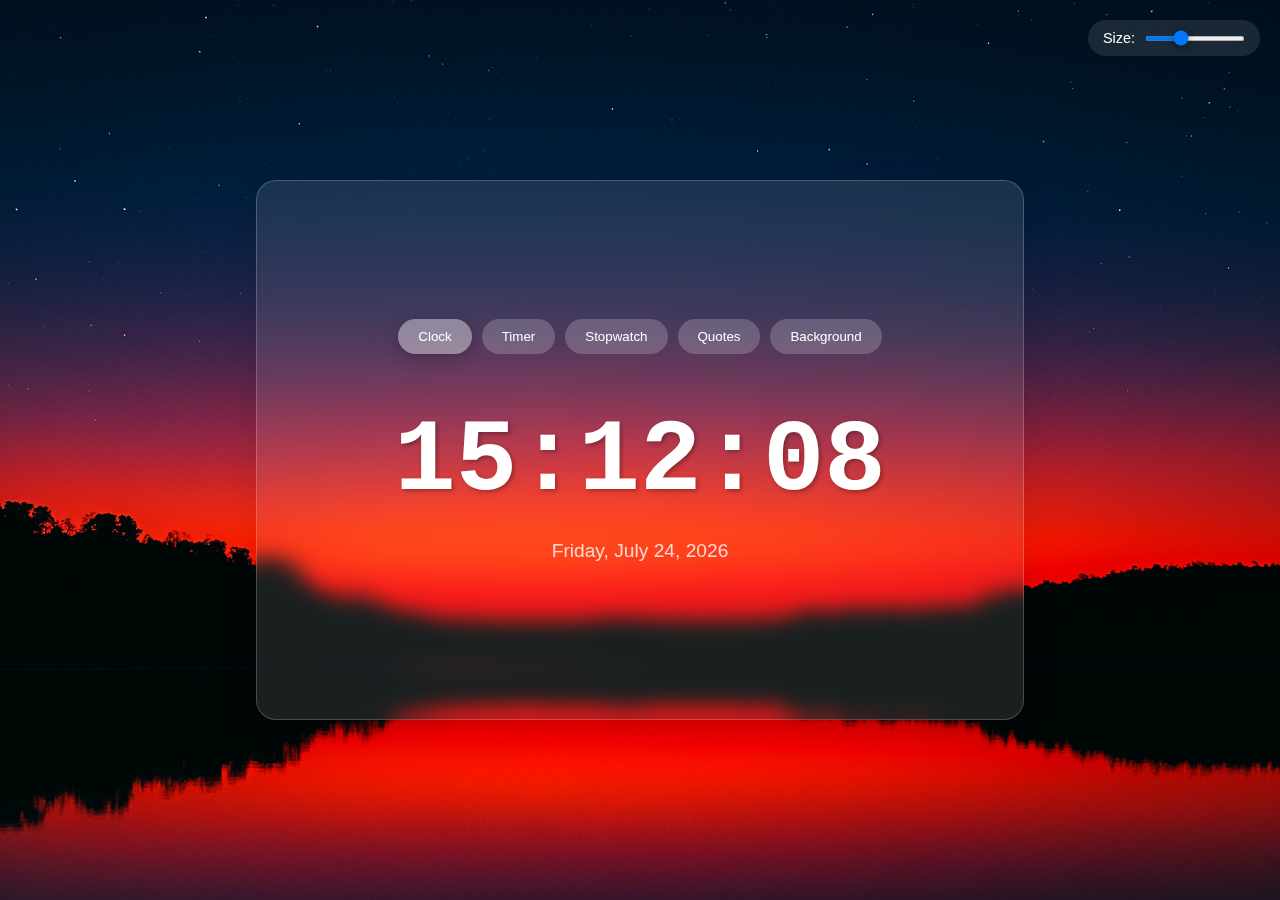
<file: clock/index.html>
<!DOCTYPE html>
<html lang="en">
<head>
    <meta charset="UTF-8" />
    <meta name="viewport" content="width=device-width, initial-scale=1.0" />
    
    <title>Multi-Function Clock: Digital Clock, Timer, & Stopwatch</title>
    <meta name="description" content="A versatile online clock with a digital time display, countdown timer, and a stopwatch. Customize your experience with multiple background options." />
    <meta name="keywords" content="digital clock, online timer, stopwatch, online clock, free timer, web clock, custom background, countdown, time, PWA" />
    <meta name="author" content="Your Name or Company Name" />
    
    <meta property="og:title" content="Multi-Function Clock: Digital Clock, Timer, & Stopwatch" />
    <meta property="og:description" content="A versatile online clock with a digital time display, countdown timer, and a stopwatch. Customize your experience with multiple background options." />
    <meta property="og:url" content="https://voltnexis.github.io/clock/" />
    <meta property="og:type" content="website" />
    <meta property="og:image" content="https://voltnexis.github.io/assets/logo.webp" />
    
    <link rel="icon" href="https://voltnexis.github.io/assets/favicon.ico" sizes="any" />
    <link rel="icon" href="https://voltnexis.github.io/assets/icon.svg" type="image/svg+xml" />
    <link rel="apple-touch-icon" href="https://voltnexis.github.io/assets/apple-touch-icon.png" />
    
    <link rel="stylesheet" href="style.css" />
</head>
<body>
    <div class="container">
        <nav class="nav-bar">
            <button class="nav-btn active" data-mode="clock">Clock</button>
            <button class="nav-btn" data-mode="timer">Timer</button>
            <button class="nav-btn" data-mode="stopwatch">Stopwatch</button>
            <button class="nav-btn" data-mode="quotes">Quotes</button>
            <button class="nav-btn" data-mode="background">Background</button>
        </nav>

        <!-- Clock Mode -->
        <div class="mode-container active" id="clock-mode">
            <div class="time-display" id="clock-display">00:00:00</div>
            <div class="date-display" id="date-display"></div>
        </div>

        <!-- Timer Mode -->
        <div class="mode-container" id="timer-mode">
            <div class="timer-setup">
                <div class="timer-labels">
                    <span>Hours</span>
                    <span>Minutes</span>
                    <span>Seconds</span>
                </div>
                <div class="timer-inputs">
                    <input type="number" id="timer-hours" min="0" max="23" value="0">
                    <span>:</span>
                    <input type="number" id="timer-minutes" min="0" max="59" value="0">
                    <span>:</span>
                    <input type="number" id="timer-seconds" min="0" max="59" value="0">
                </div>
            </div>
            <div class="time-display" id="timer-display">00:00:00</div>
            <div class="controls">
                <button id="timer-start">Start</button>
                <button id="timer-pause">Pause</button>
                <button id="timer-reset">Reset</button>
            </div>
        </div>

        <!-- Stopwatch Mode -->
        <div class="mode-container" id="stopwatch-mode">
            <div class="time-display" id="stopwatch-display">00:00:00</div>
            <div class="controls">
                <button id="stopwatch-start">Start</button>
                <button id="stopwatch-pause">Pause</button>
                <button id="stopwatch-reset">Reset</button>
            </div>
        </div>

        <!-- Quotes Mode -->
        <div class="mode-container" id="quotes-mode">
            <div class="quote-container">
                <div class="quote-text" id="quoteText">"Loading quote..."</div>
                <div class="quote-author" id="quoteAuthor">— Loading</div>
                <div class="quote-controls">
                    <button id="newQuote">New Quote</button>
                    <button id="copyBtn">Copy</button>
                </div>
            </div>
        </div>

        <!-- Background Mode -->
        <div class="mode-container" id="background-mode">
            <h2>Choose Background</h2>
            <div class="bg-options">
                <div class="bg-option" data-bg="gradient1">Gradient 1</div>
                <div class="bg-option" data-bg="gradient2">Gradient 2</div>
                <div class="bg-option" data-bg="gradient3">Gradient 3</div>
                <div class="bg-option" data-bg="dark">Dark</div>
                <div class="bg-option" data-bg="light">Light</div>
                <div class="bg-option" data-img="img/desktop/1.png">Image 1</div>
                <div class="bg-option" data-img="img/desktop/2.png">Image 2</div>
                <div class="bg-option" data-img="img/desktop/3.png">Image 3</div>
                <div class="bg-option" data-img="img/desktop/5.png">Image 4</div>
            </div>
            <div class="file-upload">
                <input type="file" id="bg-upload" accept="image/*">
                <label for="bg-upload">Upload Image</label>
            </div>
        </div>
    </div>
    <div class="size-control">
            <label>Size:</label>
            <input type="range" id="size-slider" min="40" max="100" value="60">
        </div>

    <script src="script.js"></script>
</body>
</html>
</file>
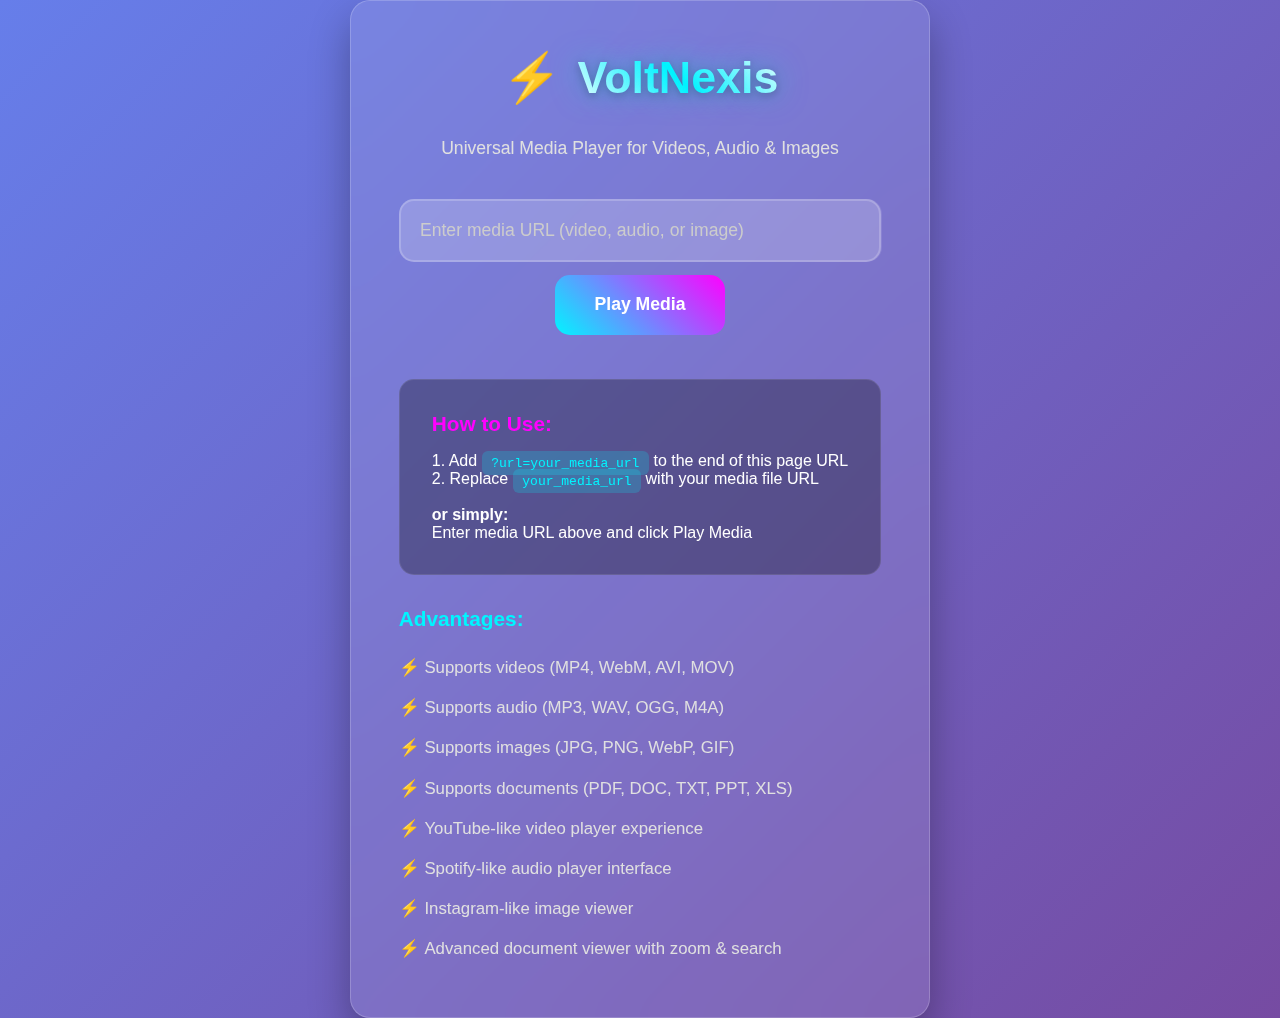
<file: player/index.html>
<!DOCTYPE html>
<html lang="en">
<head>
    <meta charset="UTF-8">
    <meta name="viewport" content="width=device-width, initial-scale=1.0">
    <title>VoltNexis Media Player</title>
    <style>
        * { margin: 0; padding: 0; box-sizing: border-box; }
        body { font-family: -apple-system, BlinkMacSystemFont, 'Segoe UI', Roboto, sans-serif; background: linear-gradient(135deg, #667eea 0%, #764ba2 100%); color: #fff; min-height: 100vh; display: flex; align-items: center; justify-content: center; }
        .container { text-align: center; max-width: 700px; padding: 3rem; background: rgba(255,255,255,0.1); backdrop-filter: blur(20px); border-radius: 20px; border: 1px solid rgba(255,255,255,0.2); box-shadow: 0 20px 40px rgba(0,0,0,0.3); }
        .logo { display: flex; align-items: center; justify-content: center; gap: 1rem; margin-bottom: 2rem; }
        .logo-icon { font-size: 3rem; }
        h1 { font-size: 2.8rem; margin: 0; background: linear-gradient(45deg, #ffffff, #00f5ff, #ffffff); -webkit-background-clip: text; -webkit-text-fill-color: transparent; font-weight: 900; text-shadow: 0 0 30px rgba(0,245,255,0.5); filter: drop-shadow(0 2px 4px rgba(0,0,0,0.3)); }
        .subtitle { color: #e0e0e0; margin-bottom: 2.5rem; font-size: 1.1rem; }
        .input-group { margin-bottom: 2rem; }
        input { width: 100%; padding: 1.2rem; border: 2px solid rgba(255,255,255,0.2); border-radius: 15px; background: rgba(255,255,255,0.1); color: #fff; font-size: 1.1rem; backdrop-filter: blur(10px); }
        input:focus { outline: none; border-color: #00f5ff; box-shadow: 0 0 20px rgba(0,245,255,0.3); }
        input::placeholder { color: #ccc; }
        button { background: linear-gradient(45deg, #00f5ff, #ff00ff); border: none; padding: 1.2rem 2.5rem; border-radius: 15px; color: #fff; font-size: 1.1rem; cursor: pointer; margin: 0.8rem; font-weight: 600; transition: all 0.3s ease; }
        button:hover { transform: translateY(-3px); box-shadow: 0 10px 25px rgba(0,245,255,0.4); }
        .features { text-align: left; margin-top: 2rem; }
        .features h3 { color: #00f5ff; margin-bottom: 1rem; font-size: 1.3rem; }
        .features ul { list-style: none; }
        .features li { padding: 0.6rem 0; color: #e0e0e0; font-size: 1.05rem; }
        .features li:before { content: "⚡ "; color: #00f5ff; font-weight: bold; }
        .usage { background: rgba(0,0,0,0.3); padding: 2rem; border-radius: 15px; margin-top: 2rem; text-align: left; border: 1px solid rgba(255,255,255,0.1); }
        .usage h3 { color: #ff00ff; margin-bottom: 1rem; font-size: 1.3rem; }
        .usage code { background: rgba(0,245,255,0.2); padding: 0.3rem 0.6rem; border-radius: 6px; color: #00f5ff; font-weight: 500; }
    </style>
</head>
<body>
    <div class="container">
        <div class="logo">
            <div class="logo-icon">⚡</div>
            <h1>VoltNexis</h1>
        </div>
        <p class="subtitle">Universal Media Player for Videos, Audio & Images</p>
        
        <div class="input-group">
            <input type="url" id="mediaUrl" placeholder="Enter media URL (video, audio, or image)" />
            <button onclick="playMedia()">Play Media</button>
        </div>

        <div class="usage">
            <h3>How to Use:</h3>
            <p>1. Add <code>?url=your_media_url</code> to the end of this page URL</p>
            <p>2. Replace <code>your_media_url</code> with your media file URL</p>
            <br>
            <p><strong>or simply:</strong></p>
            <p>Enter media URL above and click Play Media</p>
        </div>

        <div class="features">
            <h3>Advantages:</h3>
            <ul>
                <li>Supports videos (MP4, WebM, AVI, MOV)</li>
                <li>Supports audio (MP3, WAV, OGG, M4A)</li>
                <li>Supports images (JPG, PNG, WebP, GIF)</li>
                <li>Supports documents (PDF, DOC, TXT, PPT, XLS)</li>
                <li>YouTube-like video player experience</li>
                <li>Spotify-like audio player interface</li>
                <li>Instagram-like image viewer</li>
                <li>Advanced document viewer with zoom & search</li>
            </ul>
        </div>
    </div>

    <script>
        function getMediaType(url) {
            const videoExts = ['mp4', 'webm', 'avi', 'mov', 'mkv', 'flv', 'wmv'];
            const audioExts = ['mp3', 'wav', 'ogg', 'm4a', 'aac', 'flac'];
            const imageExts = ['jpg', 'jpeg', 'png', 'webp', 'gif', 'bmp', 'svg'];
            const docExts = ['pdf', 'doc', 'docx', 'txt', 'ppt', 'pptx', 'xls', 'xlsx', 'md', 'json', 'xml', 'csv'];
            
            const ext = url.split('.').pop().toLowerCase().split('?')[0];
            
            if (videoExts.includes(ext)) return 'video';
            if (audioExts.includes(ext)) return 'audio';
            if (imageExts.includes(ext)) return 'image';
            if (docExts.includes(ext)) return 'doc';
            
            return 'video'; // default to video for unknown types
        }

        function playMedia() {
            const url = document.getElementById('mediaUrl').value.trim();
            if (!url) {
                alert('Please enter a media URL');
                return;
            }
            
            const mediaType = getMediaType(url);
            window.location.href = `${mediaType}/?url=${encodeURIComponent(url)}`;
        }

        // Handle URL parameter on page load
        window.onload = function() {
            const urlParams = new URLSearchParams(window.location.search);
            const mediaUrl = urlParams.get('url');
            
            if (mediaUrl) {
                const mediaType = getMediaType(mediaUrl);
                window.location.href = `${mediaType}/?url=${encodeURIComponent(mediaUrl)}`;
            }
        };

        // Enter key support
        document.getElementById('mediaUrl').addEventListener('keypress', function(e) {
            if (e.key === 'Enter') {
                playMedia();
            }
        });
    </script>
</body>
</html>
</file>
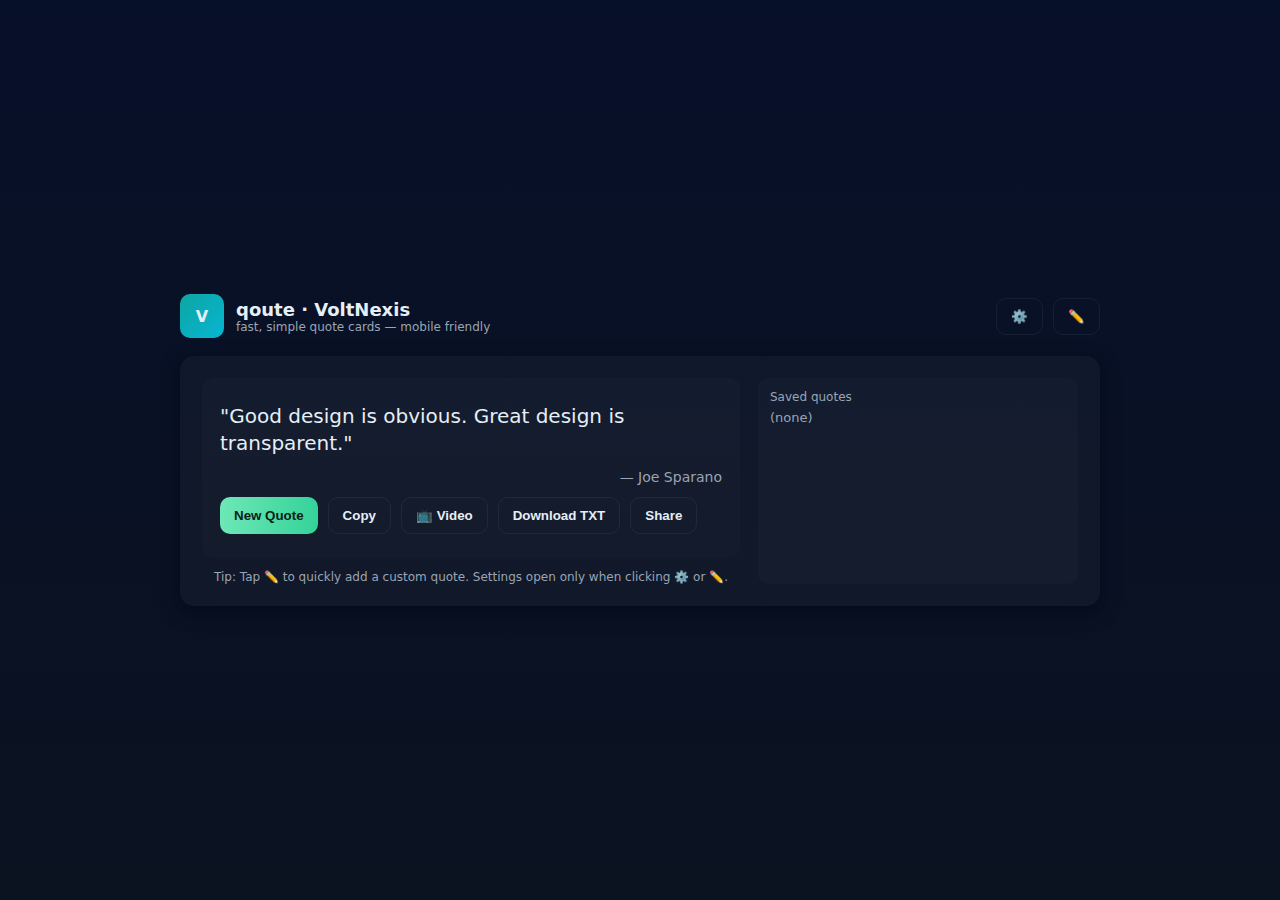
<file: qoutes/index.html>
<!doctype html>
<html lang="en">
<head>
    <meta charset="utf-8" />
    <meta name="viewport" content="width=device-width,initial-scale=1" />

    <title>VoltNexis Quote Generator: Daily Quotes & Custom Cards</title>
    <meta name="description" content="A simple, mobile-friendly quote generator from VoltNexis. Get inspired with daily quotes, create your own custom quote cards, and share them on social media.">
    <meta name="keywords" content="quote generator, daily quotes, custom quotes, shareable quotes, inspiration, motivation, web app, VoltNexis">
    <meta name="author" content="VoltNexis">

    <meta property="og:title" content="VoltNexis Quote Generator: Your Source for Daily Inspiration">
    <meta property="og:description" content="Generate and share beautiful quotes with this simple web tool. Perfect for quick inspiration and creating custom quote cards.">
    <meta property="og:type" content="website">
    <meta property="og:url" content="https://voltnexis.github.io/quotes">
    <meta property="og:image" content="https://voltnexis.github.io/qoutes/qoutes.webp">
    <meta property="og:image:alt" content="A visual preview of the VoltNexis Quote Generator interface with a quote card.">

    <meta name="twitter:card" content="summary_large_image">
    <meta name="twitter:title" content="Find Your Inspiration with the VoltNexis Quote Generator">
    <meta name="twitter:description" content="Need a daily dose of motivation? Use this clean and simple quote generator to find inspiring quotes and share them instantly.">
    <meta name="twitter:image" content="https://voltnexis.github.io/qoutes/qoutes.webp">

    <link rel="canonical" href="https://voltnexis.github.io/qoutes">

    <link rel="icon" type="image/x-icon" href="favicon.ico">
    <link rel="icon" type="image/png" sizes="16x16" href="favicon-16x16.png">
    <link rel="icon" type="image/png" sizes="32x32" href="favicon-32x32.png">
    <link rel="apple-touch-icon" sizes="180x180" href="apple-touch-icon.png">
    <link rel="icon" type="image/png" sizes="192x192" href="android-chrome-192x192.png">
    <link rel="icon" type="image/png" sizes="512x512" href="android-chrome-512x512.png">
    <link rel="manifest" href="site.webmanifest">
    <meta name="theme-color" content="#0f1724">
  <style>
    :root{--bg:#0f1724;--card:#0b1220;--muted:#9aa4b2;--accent:#6ee7b7}
    *{box-sizing:border-box}
    html,body{height:100%;margin:0;font-family:Inter, system-ui, -apple-system, 'Segoe UI', Roboto, 'Helvetica Neue', Arial}
    body{background:linear-gradient(180deg,#071029 0%, #0b1220 100%);color:#e6eef6;display:flex;align-items:center;justify-content:center;padding:28px}

    .wrap{width:100%;max-width:920px}

    header{display:flex;align-items:center;justify-content:space-between;margin-bottom:18px}
    .brand{display:flex;gap:12px;align-items:center}
    .logo{width:44px;height:44px;border-radius:10px;background:linear-gradient(135deg,#0ea5a2,#06b6d4);display:flex;align-items:center;justify-content:center;font-weight:700}
    .title{font-size:18px;font-weight:700}
    .subtitle{font-size:12px;color:var(--muted)}

    .card{background:rgba(255,255,255,0.03);padding:22px;border-radius:14px;box-shadow:0 6px 18px rgba(2,6,23,0.6);display:grid;grid-template-columns:1fr 320px;gap:18px;align-items:start}

    /* quote area */
    .quote-box{min-height:180px;padding:18px;border-radius:12px;background:linear-gradient(180deg, rgba(255,255,255,0.02), rgba(255,255,255,0.01));display:flex;flex-direction:column;justify-content:center}
    .quote-text{font-size:20px;line-height:1.35;margin-bottom:12px}
    .quote-author{font-size:14px;color:var(--muted);text-align:right}

    .controls{display:flex;gap:10px;margin-top:12px;flex-wrap:wrap}
    button{background:transparent;border:1px solid rgba(255,255,255,0.06);padding:10px 14px;border-radius:10px;color:inherit;cursor:pointer;font-weight:600}
    .primary{background:linear-gradient(90deg,var(--accent),#34d399);color:#072117;border:none}

    /* right column */
    aside{padding:12px;border-radius:10px;background:rgba(255,255,255,0.02);height:100%}
    .section{margin-bottom:12px}
    label{display:block;font-size:12px;color:var(--muted);margin-bottom:6px}
    textarea,input{width:100%;padding:10px;border-radius:8px;border:1px solid rgba(255,255,255,0.04);background:transparent;color:inherit}
    .small{font-size:13px;color:var(--muted)}

    /* footer */
    .footer{margin-top:12px;text-align:center;font-size:12px;color:var(--muted)}

    /* responsive */
    @media(max-width:820px){
      .card{grid-template-columns:1fr}
      .logo{width:40px;height:40px}
    }
  </style>
</head>
<body>
  <div class="wrap">
    <header>
      <div class="brand">
        <div class="logo">V</div>
        <div>
          <div class="title">qoute · VoltNexis</div>
          <div class="subtitle">fast, simple quote cards — mobile friendly</div>
        </div>
      </div>
      <div style="display:flex;gap:10px;align-items:center">
        <button id="settingsToggle" title="Settings">⚙️</button>
        <button id="editToggle" title="Quick edit">✏️</button>
      </div>
    </header>

    <main class="card">
      <section>
        <div class="quote-box" id="quoteBox">
          <div class="quote-text" id="quoteText">“Creativity is intelligence having fun.”</div>
          <div class="quote-author" id="quoteAuthor">— Albert Einstein</div>

          <div class="controls">
            <button id="newQuote" class="primary">New Quote</button>
            <button id="copyBtn">Copy</button>
            <button id="videoBtn" disabled>📺 No Video</button>
            <button id="downloadBtn">Download TXT</button>
            <button id="tweetBtn">Share</button>
          </div>
        </div>

        <div class="footer">Tip: Tap ✏️ to quickly add a custom quote. Settings open only when clicking ⚙️ or ✏️.</div>
      </section>

      <aside id="side">
        <div class="section" id="settings" style="display:none">
          <label>Theme (preview)</label>
          <select id="themeSelect">
            <option value="dark">Dark</option>
            <option value="light">Light</option>
          </select>
        </div>

        <div class="section" id="quickEdit" style="display:none">
          <label>Custom quote</label>
          <textarea id="customQuote" rows="3" placeholder="Write a quote...">Creativity is intelligence having fun.</textarea>
          <label style="margin-top:8px">Author</label>
          <input id="customAuthor" placeholder="Author name" value="Albert Einstein" />
          <div style="display:flex;gap:8px;margin-top:10px">
            <button id="applyBtn" class="primary">Apply</button>
            <button id="saveBtn">Save to list</button>
          </div>
        </div>

        <div class="section">
          <label>Saved quotes</label>
          <div id="savedList" class="small">(none)</div>
        </div>
      </aside>
    </main>
  </div>

  <script src="script.js"></script>
</body>
</html>
</file>
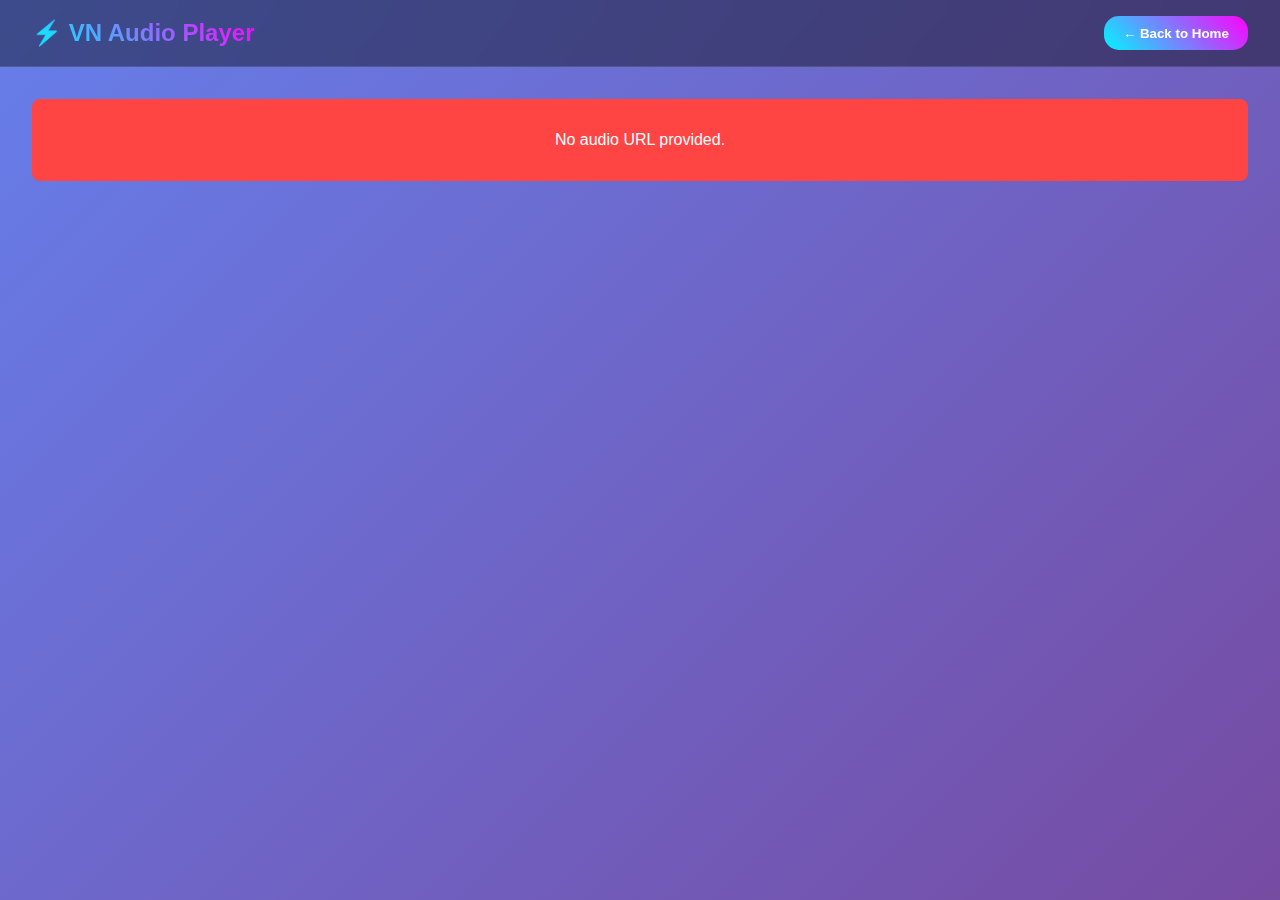
<file: player/audio/index.html>
<!DOCTYPE html>
<html lang="en">
<head>
  <meta charset="UTF-8">
  <meta name="viewport" content="width=device-width, initial-scale=1.0, maximum-scale=1.0, user-scalable=no">
  <meta http-equiv="X-UA-Compatible" content="IE=edge">
  
  <title>VoltNexis Audio Player</title>
  <meta name="description" content="VoltNexis Audio Player - Advanced audio player with Spotify-like interface.">
  
  <style>
    * { margin: 0; padding: 0; box-sizing: border-box; }
    body { 
      font-family: 'Segoe UI', Tahoma, Geneva, Verdana, sans-serif;
      background: linear-gradient(135deg, #667eea 0%, #764ba2 100%);
      color: white;
      min-height: 100vh;
      min-height: 100dvh;
      overflow-x: hidden;
      -webkit-text-size-adjust: 100%;
    }
    
    .header {
      padding: 1rem 2rem;
      background: rgba(0,0,0,0.4);
      backdrop-filter: blur(20px);
      display: flex;
      align-items: center;
      justify-content: space-between;
      border-bottom: 1px solid rgba(255,255,255,0.1);
    }
    
    .logo {
      font-size: 1.5rem;
      font-weight: bold;
      background: linear-gradient(45deg, #00f5ff, #ff00ff);
      -webkit-background-clip: text;
      -webkit-text-fill-color: transparent;
      display: flex;
      align-items: center;
      gap: 0.5rem;
    }
    
    .back-btn {
      background: linear-gradient(45deg, #00f5ff, #ff00ff);
      border: none;
      color: #fff;
      padding: 0.6rem 1.2rem;
      border-radius: 15px;
      cursor: pointer;
      font-weight: 600;
      transition: all 0.3s ease;
    }
    
    .back-btn:hover {
      transform: translateY(-2px);
      box-shadow: 0 5px 15px rgba(0,245,255,0.4);
    }
    
    .spotify-container {
      max-width: 800px;
      margin: 40px auto;
      padding: 40px;
      text-align: center;
    }
    
    .album-art {
      width: 300px;
      height: 300px;
      border-radius: 8px;
      margin: 0 auto 30px;
      background: linear-gradient(45deg, #00f5ff, #ff00ff);
      display: flex;
      align-items: center;
      justify-content: center;
      font-size: 48px;
      color: white;
    }
    
    .track-info h2 {
      font-size: 32px;
      margin-bottom: 8px;
    }
    
    .track-info p {
      font-size: 18px;
      color: #b3b3b3;
      margin-bottom: 30px;
    }
    
    .audio-progress-container {
      width: 100%;
      margin: 20px 0;
      position: relative;
    }
    
    .audio-progress-bar {
      width: 100%;
      height: 6px;
      background: rgba(255,255,255,0.3);
      border-radius: 3px;
      cursor: pointer;
      position: relative;
    }
    
    .audio-progress-fill {
      height: 100%;
      background: #00f5ff;
      border-radius: 3px;
      width: 0%;
      transition: width 0.1s;
      position: relative;
    }
    
    .audio-progress-thumb {
      position: absolute;
      right: -6px;
      top: 50%;
      transform: translateY(-50%);
      width: 12px;
      height: 12px;
      background: #00f5ff;
      border-radius: 50%;
      opacity: 0;
      transition: opacity 0.2s;
    }
    
    .audio-progress-bar:hover .audio-progress-thumb {
      opacity: 1;
    }
    
    .audio-time-display {
      display: flex;
      justify-content: space-between;
      font-size: 12px;
      color: #b3b3b3;
      margin-top: 8px;
    }
    
    .spotify-controls {
      display: flex;
      justify-content: center;
      align-items: center;
      gap: 20px;
      margin: 30px 0;
      position: relative;
    }
    
    .spotify-btn {
      background: none;
      border: none;
      color: #b3b3b3;
      cursor: pointer;
      font-size: 20px;
      padding: 8px;
      border-radius: 50%;
      transition: color 0.2s;
    }
    
    .spotify-btn:hover { color: white; }
    
    .play-btn {
      background: #00f5ff;
      color: white;
      width: 56px;
      height: 56px;
      font-size: 24px;
      border-radius: 50%;
    }
    
    .play-btn:hover { 
      background: #00d4ff;
      transform: scale(1.05);
    }
    
    .audio-menu {
      position: absolute;
      right: -10px;
      bottom: 60px;
      background: rgba(40,40,40,0.95);
      border-radius: 8px;
      padding: 8px;
      display: none;
      min-width: 120px;
      backdrop-filter: blur(10px);
    }
    
    .audio-menu-item {
      padding: 8px 12px;
      cursor: pointer;
      border-radius: 4px;
      font-size: 14px;
      color: #b3b3b3;
    }
    
    .audio-menu-item:hover {
      background: rgba(255,255,255,0.1);
      color: white;
    }
    
    .audio-menu-item.active {
      color: #00f5ff;
    }
    
    .error {
      background: #ff4444;
      color: #fff;
      padding: 2rem;
      border-radius: 8px;
      margin: 2rem;
      text-align: center;
    }
    
    @media screen and (max-width: 768px) {
      .spotify-container {
        padding: 20px;
      }
      
      .album-art {
        width: 250px;
        height: 250px;
        margin-bottom: 20px;
      }
      
      .track-info h2 {
        font-size: 24px;
      }
      
      .track-info p {
        font-size: 16px;
      }
      
      .audio-progress-bar {
        height: 8px;
      }
      
      .audio-progress-thumb {
        width: 16px;
        height: 16px;
        right: -8px;
      }
      
      .spotify-controls {
        gap: 15px;
      }
      
      .spotify-btn {
        font-size: 18px;
        padding: 12px;
      }
      
      .play-btn {
        width: 56px;
        height: 56px;
        font-size: 20px;
      }
    }
  </style>
</head>
<body>
  <div class="header">
    <div class="logo">⚡ VN Audio Player</div>
    <button class="back-btn" onclick="goBack()">← Back to Home</button>
  </div>

  <div id="error-message" class="error" style="display: none;">
    Failed to load audio. Please check the URL and try again.
  </div>

  <div class="spotify-container" id="spotifyContainer" style="display: none;">
    <div class="album-art" id="albumArt">🎵</div>
    <div class="track-info">
      <h2 id="trackTitle">Unknown Track</h2>
      <p id="artistAlbum">VoltNexis Audio Player</p>
    </div>
    <audio id="audioElement" style="display: none;"></audio>
    <div class="audio-progress-container">
      <div class="audio-progress-bar" onclick="seekAudio(event)">
        <div class="audio-progress-fill" id="audioProgressFill">
          <div class="audio-progress-thumb"></div>
        </div>
      </div>
      <div class="audio-time-display">
        <span id="audioCurrentTime">0:00</span>
        <span id="audioTotalTime">0:00</span>
      </div>
    </div>
    <div class="spotify-controls">
      <button class="spotify-btn" onclick="skipAudio(-10)">⏪</button>
      <button class="spotify-btn play-btn" id="audioPlayBtn" onclick="toggleAudioPlayPause()">▶</button>
      <button class="spotify-btn" onclick="skipAudio(10)">⏩</button>
      <button class="spotify-btn" onclick="downloadAudio()">
        <img src="../assets/icons/download.png" style="width:20px;height:20px;filter:brightness(0) invert(1);" onerror="this.outerHTML='⬇'">
      </button>
      <button class="spotify-btn" onclick="shareAudio()">
        <img src="../assets/icons/share.png" style="width:20px;height:20px;filter:brightness(0) invert(1);" onerror="this.outerHTML='🔗'">
      </button>
      <button class="spotify-btn" onclick="toggleAudioMenu()">⋮</button>
      <div class="audio-menu" id="audioMenu">
        <div class="audio-menu-item" onclick="changeAudioSpeed(0.5)">0.5x</div>
        <div class="audio-menu-item" onclick="changeAudioSpeed(0.75)">0.75x</div>
        <div class="audio-menu-item active" onclick="changeAudioSpeed(1)">Normal</div>
        <div class="audio-menu-item" onclick="changeAudioSpeed(1.25)">1.25x</div>
        <div class="audio-menu-item" onclick="changeAudioSpeed(1.5)">1.5x</div>
        <div class="audio-menu-item" onclick="changeAudioSpeed(2)">2x</div>
      </div>
    </div>
  </div>

  <script>
    let currentPlayer = null;
    
    function goBack() {
      window.location.href = '../';
    }
    
    function setupAudioEvents() {
      const audio = currentPlayer;
      const playBtn = document.getElementById('audioPlayBtn');
      
      audio.addEventListener('timeupdate', updateAudioProgress);
      audio.addEventListener('loadedmetadata', updateAudioDuration);
      audio.addEventListener('play', () => {
        playBtn.textContent = '⏸';
      });
      audio.addEventListener('pause', () => {
        playBtn.textContent = '▶';
      });
      audio.addEventListener('ended', () => {
        playBtn.textContent = '▶';
      });
    }
    
    function updateAudioProgress() {
      const audio = currentPlayer;
      if (!audio.duration) return;
      
      const progress = (audio.currentTime / audio.duration) * 100;
      document.getElementById('audioProgressFill').style.width = progress + '%';
      
      const current = formatTime(audio.currentTime);
      document.getElementById('audioCurrentTime').textContent = current;
    }
    
    function updateAudioDuration() {
      const audio = currentPlayer;
      const total = formatTime(audio.duration);
      document.getElementById('audioTotalTime').textContent = total;
    }
    
    function formatTime(seconds) {
      const mins = Math.floor(seconds / 60);
      const secs = Math.floor(seconds % 60);
      return `${mins}:${secs.toString().padStart(2, '0')}`;
    }
    
    function seekAudio(event) {
      const progressBar = event.currentTarget;
      const rect = progressBar.getBoundingClientRect();
      const clientX = event.clientX || (event.touches && event.touches[0].clientX);
      const pos = (clientX - rect.left) / rect.width;
      currentPlayer.currentTime = pos * currentPlayer.duration;
    }
    
    function toggleAudioPlayPause() {
      if (!currentPlayer) return;
      if (currentPlayer.paused) {
        currentPlayer.play();
      } else {
        currentPlayer.pause();
      }
    }
    
    function skipAudio(seconds) {
      if (!currentPlayer) return;
      currentPlayer.currentTime += seconds;
    }
    
    function toggleAudioMenu() {
      const menu = document.getElementById('audioMenu');
      menu.style.display = menu.style.display === 'block' ? 'none' : 'block';
    }
    
    function changeAudioSpeed(speed) {
      if (!currentPlayer) return;
      currentPlayer.playbackRate = speed;
      
      document.querySelectorAll('.audio-menu-item').forEach(item => {
        item.classList.remove('active');
      });
      
      const speedText = speed === 1 ? 'Normal' : speed + 'x';
      document.querySelectorAll('.audio-menu-item').forEach(item => {
        if (item.textContent === speedText) {
          item.classList.add('active');
        }
      });
      
      document.getElementById('audioMenu').style.display = 'none';
    }
    
    function downloadAudio() {
      const url = new URLSearchParams(window.location.search).get('url');
      if (url) {
        fetch(url)
          .then(response => response.blob())
          .then(blob => {
            const a = document.createElement('a');
            a.href = URL.createObjectURL(blob);
            a.download = url.split('/').pop().split('?')[0] || 'audio';
            a.click();
            URL.revokeObjectURL(a.href);
          })
          .catch(() => {
            const a = document.createElement('a');
            a.href = url;
            a.download = url.split('/').pop().split('?')[0] || 'audio';
            a.click();
          });
      }
    }
    
    function shareAudio() {
      const currentUrl = window.location.href;
      if (navigator.share) {
        navigator.share({
          title: 'VoltNexis Audio Player',
          url: currentUrl
        });
      } else {
        navigator.clipboard.writeText(currentUrl).then(() => {
          alert('URL copied to clipboard!');
        });
      }
    }
    
    window.onload = function() {
      const urlParams = new URLSearchParams(window.location.search);
      const audioUrl = urlParams.get('url');
      
      if (!audioUrl) {
        document.getElementById('error-message').textContent = 'No audio URL provided.';
        document.getElementById('error-message').style.display = 'block';
        return;
      }
      
      currentPlayer = document.getElementById('audioElement');
      currentPlayer.src = audioUrl;
      
      const filename = audioUrl.split('/').pop().split('?')[0] || 'Unknown Track';
      document.getElementById('trackTitle').textContent = decodeURIComponent(filename);
      
      setupAudioEvents();
      
      currentPlayer.addEventListener('loadedmetadata', () => {
        document.getElementById('spotifyContainer').style.display = 'block';
      });
      
      currentPlayer.addEventListener('error', () => {
        document.getElementById('error-message').style.display = 'block';
      });
    };
    
    // Close menus when clicking outside
    document.addEventListener('click', (e) => {
      if (!e.target.closest('.audio-menu') && !e.target.closest('[onclick="toggleAudioMenu()"]')) {
        const audioMenu = document.getElementById('audioMenu');
        if (audioMenu) audioMenu.style.display = 'none';
      }
    });
    
    // Keyboard shortcuts
    document.addEventListener('keydown', (e) => {
      if (!currentPlayer) return;
      
      switch(e.code) {
        case 'Space':
          e.preventDefault();
          toggleAudioPlayPause();
          break;
        case 'ArrowLeft':
          currentPlayer.currentTime -= 10;
          break;
        case 'ArrowRight':
          currentPlayer.currentTime += 10;
          break;
      }
    });
  </script>
</body>
</html>
</file>
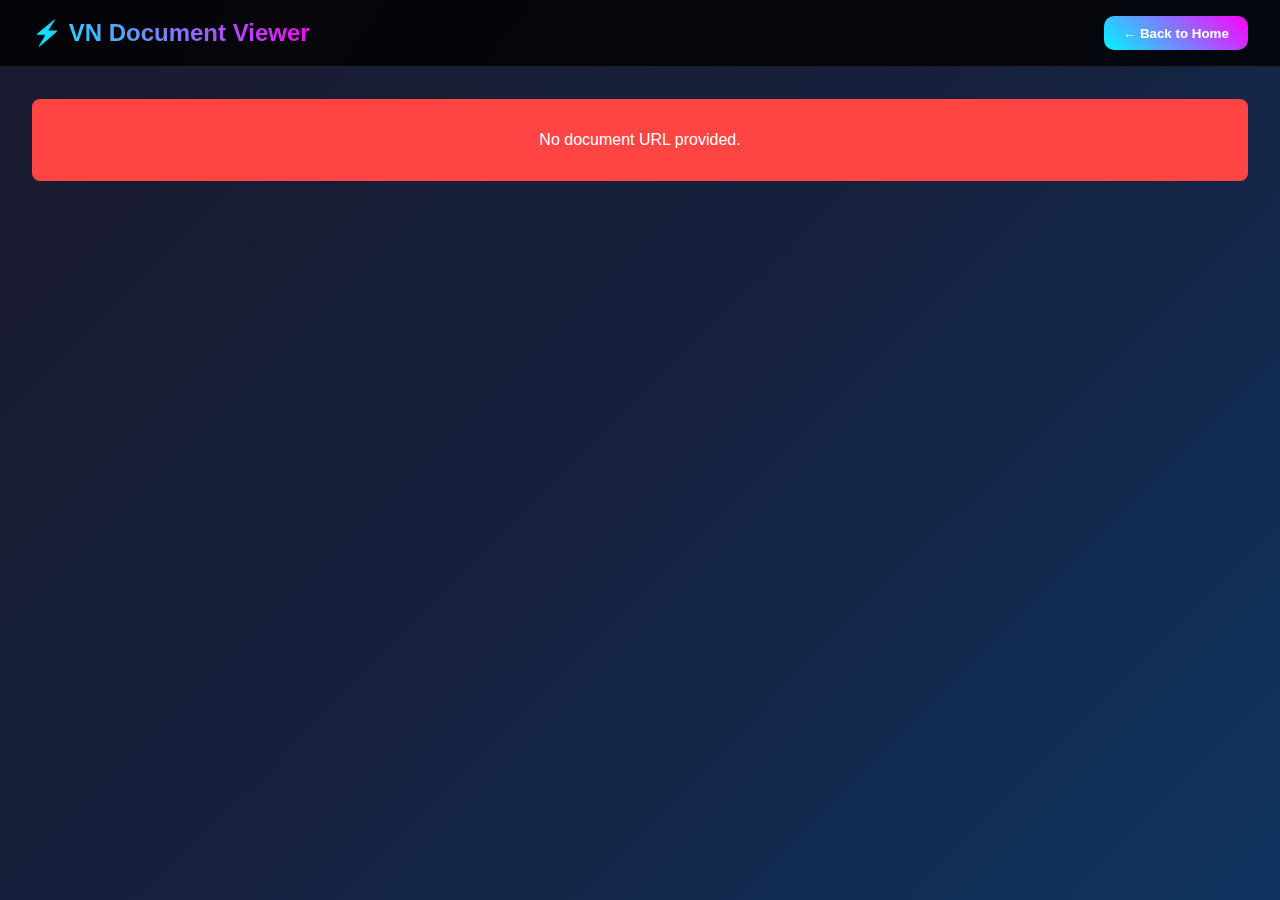
<file: player/doc/index.html>
<!DOCTYPE html>
<html lang="en">
<head>
  <meta charset="UTF-8">
  <meta name="viewport" content="width=device-width, initial-scale=1.0">
  <title>VoltNexis Document Viewer</title>
  <style>
    * { margin: 0; padding: 0; box-sizing: border-box; }
    body { 
      font-family: 'Segoe UI', sans-serif;
      background: linear-gradient(135deg, #1a1a2e 0%, #16213e 50%, #0f3460 100%);
      color: white;
      min-height: 100vh;
    }
    .header {
      padding: 1rem 2rem;
      background: rgba(0,0,0,0.8);
      backdrop-filter: blur(20px);
      display: flex;
      align-items: center;
      justify-content: space-between;
      border-bottom: 1px solid rgba(255,255,255,0.1);
    }
    .logo {
      font-size: 1.5rem;
      font-weight: bold;
      background: linear-gradient(45deg, #00f5ff, #ff00ff);
      -webkit-background-clip: text;
      -webkit-text-fill-color: transparent;
    }
    .back-btn {
      background: linear-gradient(45deg, #00f5ff, #ff00ff);
      border: none;
      color: #fff;
      padding: 0.6rem 1.2rem;
      border-radius: 10px;
      cursor: pointer;
      font-weight: 600;
    }
    .doc-container {
      max-width: 1200px;
      margin: 20px auto;
      padding: 25px;
      background: rgba(255,255,255,0.05);
      border-radius: 20px;
      backdrop-filter: blur(20px);
      border: 1px solid rgba(0,245,255,0.2);
    }
    .doc-header {
      display: flex;
      justify-content: space-between;
      align-items: center;
      margin-bottom: 20px;
      flex-wrap: wrap;
      gap: 10px;
    }
    .doc-title {
      font-size: 1.5rem;
      color: #00f5ff;
    }
    .doc-controls {
      display: flex;
      gap: 10px;
      flex-wrap: wrap;
    }
    .control-btn {
      background: rgba(0,245,255,0.1);
      border: 1px solid rgba(0,245,255,0.3);
      color: white;
      padding: 8px 12px;
      border-radius: 8px;
      cursor: pointer;
      font-size: 14px;
    }
    .doc-viewer {
      width: 100%;
      min-height: 70vh;
      border: 2px solid rgba(0,245,255,0.3);
      border-radius: 15px;
      background: white;
      overflow: auto;
    }
    .pdf-viewer {
      width: 100%;
      height: 70vh;
      border: none;
    }
    .error {
      background: #ff4444;
      color: #fff;
      padding: 2rem;
      border-radius: 8px;
      margin: 2rem;
      text-align: center;
    }
    
    .fullscreen-overlay {
      position: fixed;
      top: 20px;
      right: 20px;
      background: rgba(0,0,0,0.7);
      color: white;
      border: none;
      padding: 10px;
      border-radius: 50%;
      cursor: pointer;
      font-size: 20px;
      z-index: 1000;
      display: none;
      backdrop-filter: blur(10px);
    }
    
    .fullscreen-overlay:hover {
      background: rgba(0,0,0,0.9);
    }
    
    body.fullscreen .header,
    body.fullscreen .doc-header {
      display: none;
    }
    
    body.fullscreen .doc-container {
      position: fixed;
      top: 0;
      left: 0;
      width: 100vw;
      height: 100vh;
      margin: 0;
      padding: 0;
      border-radius: 0;
      border: none;
      background: black;
    }
    
    body.fullscreen .doc-viewer {
      height: 100vh;
      min-height: 100vh;
      border: none;
      border-radius: 0;
    }
    
    body.fullscreen .pdf-viewer {
      height: 100vh;
    }
  </style>
</head>
<body>
  <div class="header">
    <div class="logo">⚡ VN Document Viewer</div>
    <button class="back-btn" onclick="goBack()">← Back to Home</button>
  </div>

  <div id="error-message" class="error" style="display: none;">
    Failed to load document. Please check the URL and try again.
  </div>

  <div class="doc-container" id="docContainer" style="display: none;">
    <div class="doc-header">
      <div class="doc-title" id="docTitle">Document Viewer</div>
      <div class="doc-controls">
        <button class="control-btn" onclick="toggleFullscreen()">⛶ Fullscreen</button>
        <button class="control-btn" onclick="downloadDoc()">⬇ Download</button>
        <button class="control-btn" onclick="shareDoc()">🔗 Share</button>
      </div>
    </div>
    
    <div class="doc-viewer" id="docViewer">
      <div style="padding: 20px; text-align: center;">Loading document...</div>
    </div>
  </div>
  
  <button class="fullscreen-overlay" id="exitFullscreen" onclick="exitFullscreen()">✕</button>

  <script>
    let docUrl = '';
    
    function goBack() {
      window.location.href = '../';
    }
    
    function detectDocType(url) {
      const ext = url.split('.').pop().toLowerCase().split('?')[0];
      if (['pdf'].includes(ext)) return 'pdf';
      if (['doc', 'docx', 'ppt', 'pptx', 'xls', 'xlsx'].includes(ext)) return 'office';
      return 'pdf';
    }
    
    function loadDocument(url) {
      docUrl = url;
      const docType = detectDocType(url);
      const viewer = document.getElementById('docViewer');
      const filename = url.split('/').pop().split('?')[0] || 'Document';
      
      document.getElementById('docTitle').textContent = filename;
      
      if (docType === 'pdf') {
        viewer.innerHTML = '<iframe class="pdf-viewer" src="https://docs.google.com/viewer?url=' + encodeURIComponent(url) + '&embedded=true"></iframe>';
      } else if (docType === 'office') {
        viewer.innerHTML = '<iframe class="pdf-viewer" src="https://view.officeapps.live.com/op/embed.aspx?src=' + encodeURIComponent(url) + '"></iframe>';
      }
    }
    
    function downloadDoc() {
      if (docUrl) {
        const a = document.createElement('a');
        a.href = docUrl;
        a.download = docUrl.split('/').pop().split('?')[0] || 'document';
        a.click();
      }
    }
    
    function shareDoc() {
      const currentUrl = window.location.href;
      if (navigator.share) {
        navigator.share({
          title: 'VoltNexis Document Viewer',
          url: currentUrl
        });
      } else {
        navigator.clipboard.writeText(currentUrl).then(function() {
          alert('URL copied to clipboard!');
        });
      }
    }
    
    function toggleFullscreen() {
      if (!document.fullscreenElement) {
        document.body.classList.add('fullscreen');
        document.getElementById('exitFullscreen').style.display = 'block';
        document.documentElement.requestFullscreen();
      } else {
        exitFullscreen();
      }
    }
    
    function exitFullscreen() {
      document.body.classList.remove('fullscreen');
      document.getElementById('exitFullscreen').style.display = 'none';
      if (document.fullscreenElement) {
        document.exitFullscreen();
      }
    }
    
    document.addEventListener('fullscreenchange', function() {
      if (!document.fullscreenElement) {
        document.body.classList.remove('fullscreen');
        document.getElementById('exitFullscreen').style.display = 'none';
      }
    });
    
    window.onload = function() {
      const urlParams = new URLSearchParams(window.location.search);
      const docUrl = urlParams.get('url');
      
      if (!docUrl) {
        document.getElementById('error-message').textContent = 'No document URL provided.';
        document.getElementById('error-message').style.display = 'block';
        return;
      }
      
      document.getElementById('docContainer').style.display = 'block';
      loadDocument(docUrl);
    };
    
    document.addEventListener('keydown', function(e) {
      if (e.key === 'Escape' && document.body.classList.contains('fullscreen')) {
        exitFullscreen();
      }
    });
  </script>
</body>
</html>
</file>
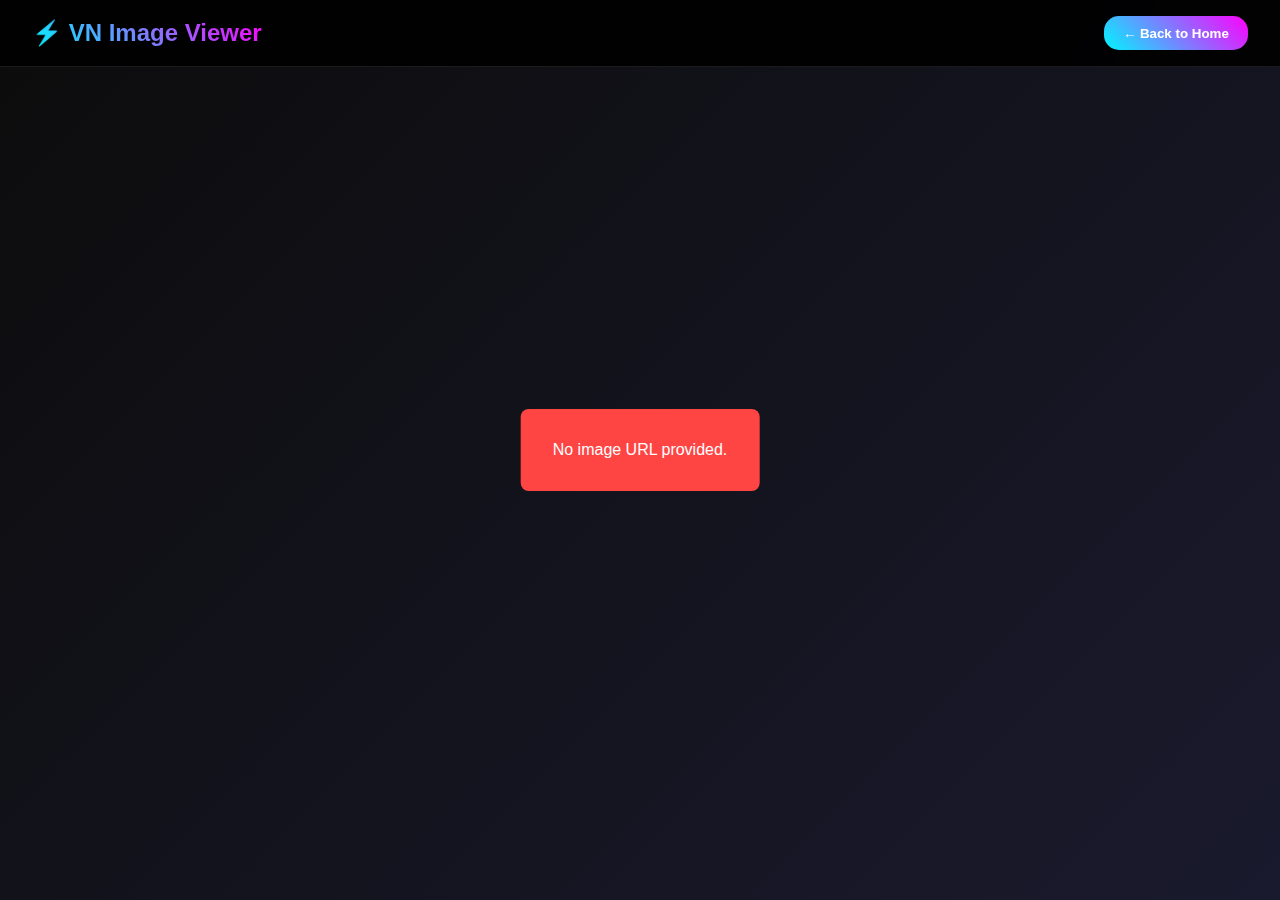
<file: player/image/index.html>
<!DOCTYPE html>
<html lang="en">
<head>
  <meta charset="UTF-8">
  <meta name="viewport" content="width=device-width, initial-scale=1.0, maximum-scale=1.0, user-scalable=no">
  <meta http-equiv="X-UA-Compatible" content="IE=edge">
  
  <title>VoltNexis Image Viewer</title>
  <meta name="description" content="VoltNexis Image Viewer - Advanced image viewer with Instagram-like interface.">
  
  <style>
    * { margin: 0; padding: 0; box-sizing: border-box; }
    body { 
      font-family: 'Segoe UI', Tahoma, Geneva, Verdana, sans-serif;
      background: linear-gradient(135deg, #0c0c0c 0%, #1a1a2e 100%);
      color: white;
      min-height: 100vh;
      min-height: 100dvh;
      overflow-x: hidden;
      -webkit-text-size-adjust: 100%;
    }
    
    .header {
      position: fixed;
      top: 0;
      left: 0;
      right: 0;
      padding: 1rem 2rem;
      background: rgba(0,0,0,0.9);
      backdrop-filter: blur(20px);
      display: flex;
      align-items: center;
      justify-content: space-between;
      z-index: 100;
      border-bottom: 1px solid rgba(255,255,255,0.1);
    }
    
    .logo {
      font-size: 1.5rem;
      font-weight: bold;
      background: linear-gradient(45deg, #00f5ff, #ff00ff);
      -webkit-background-clip: text;
      -webkit-text-fill-color: transparent;
      display: flex;
      align-items: center;
      gap: 0.5rem;
    }
    
    .back-btn {
      background: linear-gradient(45deg, #00f5ff, #ff00ff);
      border: none;
      color: #fff;
      padding: 0.6rem 1.2rem;
      border-radius: 15px;
      cursor: pointer;
      font-weight: 600;
      transition: all 0.3s ease;
    }
    
    .back-btn:hover {
      transform: translateY(-2px);
      box-shadow: 0 5px 15px rgba(0,245,255,0.4);
    }
    
    .instagram-container {
      max-width: 600px;
      margin: 80px auto 20px;
      padding: 20px;
    }
    
    .insta-container {
      background: #262626;
      border-radius: 8px;
      overflow: hidden;
    }
    
    .insta-header {
      padding: 16px;
      display: flex;
      align-items: center;
      gap: 12px;
      border-bottom: 1px solid #363636;
    }
    
    .insta-avatar {
      width: 32px;
      height: 32px;
      border-radius: 50%;
      background: linear-gradient(45deg, #00f5ff, #ff00ff);
      display: flex;
      align-items: center;
      justify-content: center;
      color: white;
      font-weight: bold;
      font-size: 14px;
    }
    
    .insta-username {
      font-weight: 600;
      font-size: 14px;
    }
    
    .insta-image {
      width: 100%;
      display: block;
      max-height: 70vh;
      object-fit: contain;
      background: #000;
    }
    
    .insta-actions {
      padding: 16px;
      display: flex;
      gap: 16px;
      align-items: center;
    }
    
    .insta-btn {
      background: none;
      border: none;
      color: white;
      font-size: 24px;
      cursor: pointer;
      padding: 8px;
      border-radius: 4px;
      transition: background 0.2s;
    }
    
    .insta-btn:hover {
      background: rgba(255,255,255,0.1);
    }
    
    .download-btn {
      background: #00f5ff;
      color: white;
      border: none;
      padding: 8px 16px;
      border-radius: 4px;
      cursor: pointer;
      margin-left: auto;
      font-weight: 600;
      transition: all 0.2s;
    }
    
    .download-btn:hover {
      background: #00d4ff;
      transform: translateY(-1px);
    }
    
    .error {
      position: fixed;
      top: 50%;
      left: 50%;
      transform: translate(-50%, -50%);
      background: #ff4444;
      color: #fff;
      padding: 2rem;
      border-radius: 8px;
      text-align: center;
    }
    
    @media screen and (max-width: 768px) {
      .instagram-container {
        padding: 10px;
        margin-top: 70px;
      }
      
      .insta-container {
        max-width: 100%;
        margin: 0;
      }
      
      .insta-actions {
        padding: 12px;
      }
      
      .insta-btn {
        font-size: 20px;
        min-width: 44px;
        min-height: 44px;
        display: flex;
        align-items: center;
        justify-content: center;
      }
      
      .download-btn {
        padding: 10px 16px;
        font-size: 14px;
      }
    }
  </style>
</head>
<body>
  <div class="header">
    <div class="logo">⚡ VN Image Viewer</div>
    <button class="back-btn" onclick="goBack()">← Back to Home</button>
  </div>

  <div id="error-message" class="error" style="display: none;">
    Failed to load image. Please check the URL and try again.
  </div>

  <div class="instagram-container" id="instagramContainer" style="display: none;">
    <div class="insta-container">
      <div class="insta-header">
        <div class="insta-avatar">VN</div>
        <span class="insta-username">voltnexis_player</span>
      </div>
      <img id="instaImage" class="insta-image" alt="Image">
      <div class="insta-actions">
        <button class="insta-btn">❤️</button>
        <button class="insta-btn">💬</button>
        <button class="insta-btn" onclick="shareImage()">
          <img src="../assets/icons/share.png" style="width:20px;height:20px;filter:brightness(0) invert(1);" onerror="this.outerHTML='🔗'">
        </button>
        <button class="download-btn" onclick="downloadImage()">
          <img src="../assets/icons/download.png" style="width:20px;height:20px;filter:brightness(0) invert(1);margin-right:8px;" onerror="this.outerHTML='⬇ '">
          Download
        </button>
      </div>
    </div>
  </div>

  <script>
    function goBack() {
      window.location.href = '../';
    }
    
    function downloadImage() {
      const url = new URLSearchParams(window.location.search).get('url');
      if (url) {
        fetch(url)
          .then(response => response.blob())
          .then(blob => {
            const a = document.createElement('a');
            a.href = URL.createObjectURL(blob);
            a.download = url.split('/').pop().split('?')[0] || 'image';
            a.click();
            URL.revokeObjectURL(a.href);
          })
          .catch(() => {
            const a = document.createElement('a');
            a.href = url;
            a.download = url.split('/').pop().split('?')[0] || 'image';
            a.click();
          });
      }
    }
    
    function shareImage() {
      const currentUrl = window.location.href;
      if (navigator.share) {
        navigator.share({
          title: 'VoltNexis Image Viewer',
          url: currentUrl
        });
      } else {
        navigator.clipboard.writeText(currentUrl).then(() => {
          alert('Image URL copied to clipboard!');
        }).catch(() => {
          const textArea = document.createElement('textarea');
          textArea.value = currentUrl;
          document.body.appendChild(textArea);
          textArea.select();
          document.execCommand('copy');
          document.body.removeChild(textArea);
          alert('Image URL copied to clipboard!');
        });
      }
    }
    
    window.onload = function() {
      const urlParams = new URLSearchParams(window.location.search);
      const imageUrl = urlParams.get('url');
      
      if (!imageUrl) {
        document.getElementById('error-message').textContent = 'No image URL provided.';
        document.getElementById('error-message').style.display = 'block';
        return;
      }
      
      const img = document.getElementById('instaImage');
      img.src = imageUrl;
      
      img.addEventListener('load', () => {
        document.getElementById('instagramContainer').style.display = 'block';
      });
      
      img.addEventListener('error', () => {
        document.getElementById('error-message').style.display = 'block';
      });
    };
  </script>
</body>
</html>
</file>
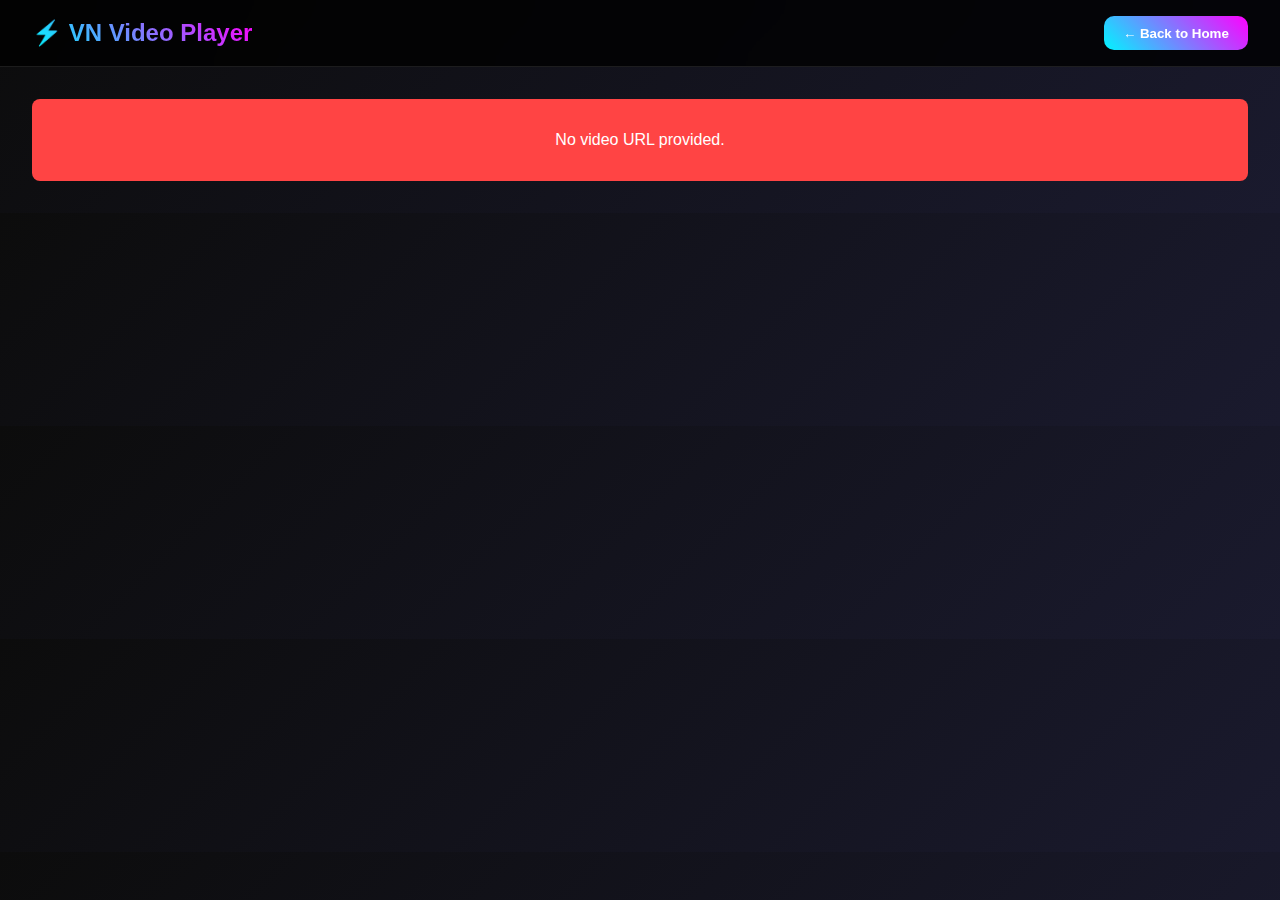
<file: player/video/index.html>
<!DOCTYPE html>
<html lang="en">
<head>
  <meta charset="UTF-8">
  <meta name="viewport" content="width=device-width, initial-scale=1.0, maximum-scale=1.0, user-scalable=no">
  <meta http-equiv="X-UA-Compatible" content="IE=edge">
  
  <title>VoltNexis Video Player</title>
  <meta name="description" content="VoltNexis Video Player - Advanced video player with YouTube-like interface and mobile optimization.">
  
  <style>
    * { margin: 0; padding: 0; box-sizing: border-box; }
    body { 
      font-family: 'Segoe UI', Tahoma, Geneva, Verdana, sans-serif;
      background: linear-gradient(135deg, #0c0c0c 0%, #1a1a2e 100%);
      color: white;
      overflow-x: hidden;
      -webkit-text-size-adjust: 100%;
      -ms-text-size-adjust: 100%;
    }
    
    .header {
      padding: 1rem 2rem;
      background: rgba(0,0,0,0.8);
      backdrop-filter: blur(20px);
      display: flex;
      align-items: center;
      justify-content: space-between;
      border-bottom: 1px solid rgba(255,255,255,0.1);
    }
    
    .logo {
      font-size: 1.5rem;
      font-weight: bold;
      background: linear-gradient(45deg, #00f5ff, #ff00ff);
      -webkit-background-clip: text;
      -webkit-text-fill-color: transparent;
      display: flex;
      align-items: center;
      gap: 0.5rem;
    }
    
    .back-btn {
      background: linear-gradient(45deg, #00f5ff, #ff00ff);
      border: none;
      color: #fff;
      padding: 0.6rem 1.2rem;
      border-radius: 10px;
      cursor: pointer;
      font-weight: 600;
      transition: all 0.3s ease;
    }
    
    .back-btn:hover {
      transform: translateY(-2px);
      box-shadow: 0 5px 15px rgba(0,245,255,0.4);
    }
    
    .yt-video-container {
      max-width: 1280px;
      margin: 20px auto;
      padding: 20px;
      position: relative;
    }
    
    .yt-video-wrapper {
      position: relative;
      width: 100%;
      aspect-ratio: 16/9;
      border-radius: 12px;
      overflow: hidden;
    }
    
    .yt-video {
      width: 100%;
      height: 100%;
      background: #000;
      object-fit: cover;
    }
    
    .yt-video::-webkit-media-controls {
      display: none !important;
    }
    
    .custom-controls {
      position: absolute;
      bottom: 0;
      left: 0;
      right: 0;
      background: linear-gradient(transparent, rgba(0,0,0,0.8));
      padding: 20px 16px 16px;
      opacity: 0;
      transition: opacity 0.3s;
      pointer-events: none;
    }
    
    .custom-controls.show {
      opacity: 1;
      pointer-events: auto;
    }
    
    .yt-video-wrapper:hover .custom-controls {
      opacity: 1;
      pointer-events: auto;
    }
    
    .progress-container {
      margin-bottom: 12px;
    }
    
    .progress-bar {
      width: 100%;
      height: 4px;
      background: rgba(255,255,255,0.3);
      border-radius: 2px;
      cursor: pointer;
    }
    
    .progress-fill {
      height: 100%;
      background: #00f5ff;
      border-radius: 2px;
      width: 0%;
      transition: width 0.1s;
    }
    
    .control-buttons {
      display: flex;
      align-items: center;
      gap: 12px;
    }
    
    .control-btn {
      background: none;
      border: none;
      color: white;
      font-size: 18px;
      cursor: pointer;
      padding: 8px;
      border-radius: 4px;
    }
    
    .control-btn:hover { background: rgba(255,255,255,0.1); }
    
    .volume-container {
      display: flex;
      align-items: center;
      gap: 8px;
    }
    
    .volume-slider {
      width: 60px;
      height: 4px;
    }
    
    .center-play-btn {
      position: absolute;
      top: 50%;
      left: 50%;
      transform: translate(-50%, -50%);
      background: rgba(0,0,0,0.7);
      border: none;
      color: white;
      width: 80px;
      height: 80px;
      border-radius: 50%;
      font-size: 32px;
      cursor: pointer;
      display: none;
      z-index: 10;
    }
    
    .yt-info {
      padding: 16px 0;
    }
    
    .yt-title {
      font-size: 20px;
      font-weight: 600;
      margin-bottom: 8px;
    }
    
    .yt-meta {
      color: #aaa;
      font-size: 14px;
    }
    
    .error {
      background: #ff4444;
      color: #fff;
      padding: 2rem;
      border-radius: 8px;
      margin: 2rem;
      text-align: center;
    }
    
    @media screen and (max-width: 768px) {
      body {
        -webkit-user-select: none;
        -webkit-touch-callout: none;
      }
      
      .yt-video-container {
        padding: 10px;
      }
      
      .custom-controls {
        padding: 15px 12px 12px;
        opacity: 1 !important;
        pointer-events: auto !important;
      }
      
      .control-buttons {
        gap: 8px;
      }
      
      .control-btn {
        font-size: 16px;
        padding: 10px;
        min-width: 44px;
        min-height: 44px;
      }
      
      .volume-container {
        display: none;
      }
      
      .progress-bar {
        height: 6px;
        margin-bottom: 15px;
      }
      
      .center-play-btn {
        width: 60px;
        height: 60px;
        font-size: 24px;
      }
      
      .yt-title {
        font-size: 18px;
        line-height: 1.3;
      }
    }
  </style>
</head>
<body>
  <div class="header">
    <div class="logo">⚡ VN Video Player</div>
    <button class="back-btn" onclick="goBack()">← Back to Home</button>
  </div>

  <div id="error-message" class="error" style="display: none;">
    Failed to load video. Please check the URL and try again.
  </div>

  <div class="yt-video-container" id="videoContainer" style="display: none;">
    <div class="yt-video-wrapper">
      <video id="ytVideo" class="yt-video" disablePictureInPicture></video>
      <button id="centerPlayBtn" class="center-play-btn" onclick="togglePlayPause()">▶</button>
      <div class="custom-controls" id="customControls">
        <div class="progress-container">
          <div class="progress-bar" onclick="seekVideo(event)">
            <div class="progress-fill" id="progressFill"></div>
          </div>
        </div>
        <div class="control-buttons">
          <button class="control-btn" id="playPauseBtn" onclick="togglePlayPause()">▶</button>
          <div class="volume-container">
            <button class="control-btn" id="volumeBtn" onclick="toggleMute()">🔊</button>
            <input type="range" class="volume-slider" id="volumeSlider" min="0" max="100" value="100" onchange="setVolume(this.value)">
          </div>
          <span id="timeDisplay" style="font-size:14px;color:#ccc;">0:00 / 0:00</span>
          <div style="flex:1;"></div>
          <button class="control-btn" onclick="downloadVideo()" title="Download">
            <img src="../assets/icons/download.png" style="width:16px;height:16px;filter:brightness(0) invert(1);" onerror="this.outerHTML='⬇'">
          </button>
          <button class="control-btn" onclick="shareVideo()" title="Share">
            <img src="../assets/icons/share.png" style="width:16px;height:16px;filter:brightness(0) invert(1);" onerror="this.outerHTML='🔗'">
          </button>
          <button class="control-btn" onclick="toggleFullscreen()">⛶</button>
        </div>
      </div>
    </div>
    <div class="yt-info">
      <h1 class="yt-title" id="ytTitle">Video Title</h1>
      <div class="yt-meta" id="ytMeta">VoltNexis Video Player</div>
    </div>
  </div>

  <script>
    let currentPlayer = null;
    
    function goBack() {
      window.location.href = '../';
    }
    
    function togglePlayPause() {
      if (!currentPlayer) return;
      if (currentPlayer.paused) {
        currentPlayer.play();
      } else {
        currentPlayer.pause();
      }
    }
    
    function seekVideo(event) {
      const progressBar = event.currentTarget;
      const rect = progressBar.getBoundingClientRect();
      const clientX = event.clientX || (event.touches && event.touches[0].clientX);
      const pos = (clientX - rect.left) / rect.width;
      currentPlayer.currentTime = pos * currentPlayer.duration;
    }
    
    function setVolume(value) {
      currentPlayer.volume = value / 100;
      updateVolumeIcon();
    }
    
    function toggleMute() {
      currentPlayer.muted = !currentPlayer.muted;
      updateVolumeIcon();
    }
    
    function updateVolumeIcon() {
      const btn = document.getElementById('volumeBtn');
      if (currentPlayer.muted || currentPlayer.volume === 0) {
        btn.textContent = '🔇';
      } else if (currentPlayer.volume < 0.5) {
        btn.textContent = '🔉';
      } else {
        btn.textContent = '🔊';
      }
    }
    
    function toggleFullscreen() {
      const container = document.querySelector('.yt-video-wrapper');
      if (!document.fullscreenElement) {
        if (container.requestFullscreen) {
          container.requestFullscreen();
        } else if (container.webkitRequestFullscreen) {
          container.webkitRequestFullscreen();
        }
      } else {
        if (document.exitFullscreen) {
          document.exitFullscreen();
        } else if (document.webkitExitFullscreen) {
          document.webkitExitFullscreen();
        }
      }
    }
    
    function downloadVideo() {
      const url = new URLSearchParams(window.location.search).get('url');
      if (url) {
        fetch(url)
          .then(response => response.blob())
          .then(blob => {
            const a = document.createElement('a');
            a.href = URL.createObjectURL(blob);
            a.download = url.split('/').pop().split('?')[0] || 'video';
            a.click();
            URL.revokeObjectURL(a.href);
          })
          .catch(() => {
            const a = document.createElement('a');
            a.href = url;
            a.download = url.split('/').pop().split('?')[0] || 'video';
            a.click();
          });
      }
    }
    
    function shareVideo() {
      const currentUrl = window.location.href;
      if (navigator.share) {
        navigator.share({
          title: 'VoltNexis Video Player',
          url: currentUrl
        });
      } else {
        navigator.clipboard.writeText(currentUrl).then(() => {
          alert('URL copied to clipboard!');
        });
      }
    }
    
    function updateProgress() {
      const video = currentPlayer;
      const progress = (video.currentTime / video.duration) * 100;
      document.getElementById('progressFill').style.width = progress + '%';
      
      const current = formatTime(video.currentTime);
      const total = formatTime(video.duration);
      document.getElementById('timeDisplay').textContent = `${current} / ${total}`;
    }
    
    function formatTime(seconds) {
      const mins = Math.floor(seconds / 60);
      const secs = Math.floor(seconds % 60);
      return `${mins}:${secs.toString().padStart(2, '0')}`;
    }
    
    function setupVideoEvents() {
      const video = currentPlayer;
      const controls = document.getElementById('customControls');
      const videoWrapper = document.querySelector('.yt-video-wrapper');
      let controlsTimeout;
      const isMobile = window.innerWidth <= 768;
      
      video.addEventListener('timeupdate', updateProgress);
      video.addEventListener('play', () => {
        document.getElementById('playPauseBtn').textContent = '⏸';
        document.getElementById('centerPlayBtn').style.display = 'none';
        if (!isMobile) {
          showControls();
          hideControlsAfterDelay();
        }
      });
      video.addEventListener('pause', () => {
        document.getElementById('playPauseBtn').textContent = '▶';
        document.getElementById('centerPlayBtn').style.display = 'block';
        showControls();
      });
      video.addEventListener('click', (e) => {
        if (e.target.closest('.custom-controls')) return;
        togglePlayPause();
        showControls();
        if (!isMobile && !video.paused) hideControlsAfterDelay();
      });
      
      if (!isMobile) {
        videoWrapper.addEventListener('mousemove', () => {
          showControls();
          hideControlsAfterDelay();
        });
      }
      
      showControls();
      if (!isMobile) hideControlsAfterDelay();
      
      function showControls() {
        controls.classList.add('show');
        clearTimeout(controlsTimeout);
      }
      
      function hideControlsAfterDelay() {
        clearTimeout(controlsTimeout);
        controlsTimeout = setTimeout(() => {
          if (!video.paused && (!isMobile || document.fullscreenElement)) {
            controls.classList.remove('show');
          }
        }, 3000);
      }
    }
    
    window.onload = function() {
      const urlParams = new URLSearchParams(window.location.search);
      const videoUrl = urlParams.get('url');
      
      if (!videoUrl) {
        document.getElementById('error-message').textContent = 'No video URL provided.';
        document.getElementById('error-message').style.display = 'block';
        return;
      }
      
      currentPlayer = document.getElementById('ytVideo');
      currentPlayer.src = videoUrl;
      
      const filename = videoUrl.split('/').pop().split('?')[0] || 'Video';
      document.getElementById('ytTitle').textContent = decodeURIComponent(filename);
      
      currentPlayer.addEventListener('loadedmetadata', () => {
        document.getElementById('videoContainer').style.display = 'block';
        setupVideoEvents();
      });
      
      currentPlayer.addEventListener('error', () => {
        document.getElementById('error-message').style.display = 'block';
      });
    };
    
    // Keyboard shortcuts
    document.addEventListener('keydown', (e) => {
      if (!currentPlayer) return;
      
      switch(e.code) {
        case 'Space':
          e.preventDefault();
          togglePlayPause();
          break;
        case 'KeyF':
          toggleFullscreen();
          break;
        case 'KeyM':
          toggleMute();
          break;
        case 'ArrowLeft':
          currentPlayer.currentTime -= 10;
          break;
        case 'ArrowRight':
          currentPlayer.currentTime += 10;
          break;
      }
    });
  </script>
</body>
</html>
</file>
<file: clock/style.css>
* {
    margin: 0;
    padding: 0;
    box-sizing: border-box;
}

body {
    font-family: 'Arial', sans-serif;
    background: linear-gradient(135deg, #667eea 0%, #764ba2 100%);
    height: 100vh;
    width: 100vw;
    margin: 0;
    padding: 0;
    overflow: hidden;
    display: flex;
    justify-content: center;
    align-items: center;
    transition: background 0.3s ease;
}

.container {
    background: rgba(255, 255, 255, 0.1);
    backdrop-filter: blur(10px);
    border-radius: 20px;
    padding: 40px;
    box-shadow: 0 8px 32px rgba(0, 0, 0, 0.1);
    border: 1px solid rgba(255, 255, 255, 0.2);
    width: 60vw;
    height: 60vh;
    max-width: none;
    text-align: center;
    transition: all 0.3s ease;
    display: flex;
    flex-direction: column;
    justify-content: center;
}

.nav-bar {
    display: flex;
    gap: 10px;
    margin-bottom: 30px;
    justify-content: center;
}

.nav-btn {
    padding: 10px 20px;
    border: none;
    border-radius: 25px;
    background: rgba(255, 255, 255, 0.2);
    color: white;
    cursor: pointer;
    transition: all 0.3s ease;
    font-weight: 500;
}

.nav-btn:hover {
    background: rgba(255, 255, 255, 0.3);
    transform: translateY(-2px);
}

.nav-btn.active {
    background: rgba(255, 255, 255, 0.4);
    box-shadow: 0 4px 15px rgba(0, 0, 0, 0.2);
}

.mode-container {
    display: none;
}

.mode-container.active {
    display: block;
}

.time-display {
    font-size: clamp(2rem, 8vw, 8rem);
    font-weight: bold;
    color: white;
    text-shadow: 2px 2px 4px rgba(0, 0, 0, 0.3);
    margin: 20px 0;
    font-family: 'Courier New', monospace;
}

.date-display {
    font-size: 1.2rem;
    color: rgba(255, 255, 255, 0.8);
    margin-bottom: 20px;
}

.timer-setup {
    margin-bottom: 20px;
}

.timer-labels {
    display: flex;
    justify-content: center;
    gap: 30px;
    margin-bottom: 10px;
    color: rgba(255, 255, 255, 0.7);
    font-size: 0.85rem;
    text-transform: uppercase;
    letter-spacing: 1px;
}

.timer-inputs {
    display: flex;
    justify-content: center;
    align-items: center;
    gap: 10px;
    margin-bottom: 20px;
}

.timer-inputs input {
    width: 70px;
    padding: 15px 10px;
    border: none;
    border-radius: 12px;
    background: rgba(255, 255, 255, 0.25);
    color: white;
    text-align: center;
    font-size: 1.5rem;
    font-weight: bold;
    backdrop-filter: blur(5px);
}

.timer-inputs input:focus {
    outline: none;
    background: rgba(255, 255, 255, 0.35);
    box-shadow: 0 0 15px rgba(255, 255, 255, 0.2);
}

.timer-inputs input::placeholder {
    color: rgba(255, 255, 255, 0.5);
}

.timer-inputs span {
    color: white;
    font-size: 1.8rem;
    font-weight: bold;
    opacity: 0.8;
}

.controls {
    display: flex;
    gap: 15px;
    justify-content: center;
    margin-top: 20px;
}

.controls button {
    padding: 12px 25px;
    border: none;
    border-radius: 25px;
    background: rgba(255, 255, 255, 0.2);
    color: white;
    cursor: pointer;
    transition: all 0.3s ease;
    font-weight: 500;
    font-size: 1rem;
}

.controls button:hover {
    background: rgba(255, 255, 255, 0.3);
    transform: translateY(-2px);
}

.bg-options {
    display: grid;
    grid-template-columns: repeat(auto-fit, minmax(120px, 1fr));
    gap: 15px;
    margin: 20px 0;
}

.bg-option {
    padding: 15px;
    border-radius: 15px;
    background: rgba(255, 255, 255, 0.2);
    color: white;
    cursor: pointer;
    transition: all 0.3s ease;
    font-weight: 500;
}

.bg-option:hover {
    background: rgba(255, 255, 255, 0.3);
    transform: translateY(-2px);
}

.file-upload {
    margin-top: 20px;
}

.file-upload input {
    display: none;
}

.file-upload label {
    display: inline-block;
    padding: 12px 25px;
    background: rgba(255, 255, 255, 0.2);
    color: white;
    border-radius: 25px;
    cursor: pointer;
    transition: all 0.3s ease;
    font-weight: 500;
}

.file-upload label:hover {
    background: rgba(255, 255, 255, 0.3);
    transform: translateY(-2px);
}

.size-control {
    position: absolute;
    top: 20px;
    right: 20px;
    display: flex;
    align-items: center;
    gap: 10px;
    background: rgba(255, 255, 255, 0.1);
    padding: 10px 15px;
    border-radius: 25px;
    backdrop-filter: blur(10px);
}

.size-control label {
    color: white;
    font-size: 0.9rem;
    font-weight: 500;
}

#size-slider {
    width: 100px;
    height: 5px;
    background: rgba(255, 255, 255, 0.3);
    border-radius: 5px;
    outline: none;
    cursor: pointer;
}

#size-slider::-webkit-slider-thumb {
    appearance: none;
    width: 15px;
    height: 15px;
    background: white;
    border-radius: 50%;
    cursor: pointer;
    box-shadow: 0 2px 6px rgba(0, 0, 0, 0.3);
}

h2 {
    color: white;
    margin-bottom: 20px;
    font-size: 1.5rem;
}

/* Background Themes */
.bg-gradient1 {
    background: linear-gradient(135deg, #667eea 0%, #764ba2 100%);
}

.bg-gradient2 {
    background: linear-gradient(135deg, #f093fb 0%, #f5576c 100%);
}

.bg-gradient3 {
    background: linear-gradient(135deg, #4facfe 0%, #00f2fe 100%);
}

.bg-dark {
    background: linear-gradient(135deg, #2c3e50 0%, #34495e 100%);
}

.bg-light {
    background: linear-gradient(135deg, #f8f9fa 0%, #e9ecef 100%);
}

.bg-light .container {
    background: rgba(0, 0, 0, 0.1);
    color: #333;
}

.bg-light .time-display,
.bg-light h2,
.bg-light .nav-btn,
.bg-light .controls button,
.bg-light .bg-option,
.bg-light .file-upload label {
    color: #333;
}

/* Quotes Section */
.quote-container {
    padding: 20px;
    text-align: center;
}

.quote-text {
    font-size: 1.5rem;
    color: white;
    font-style: italic;
    margin-bottom: 20px;
    line-height: 1.6;
    text-shadow: 1px 1px 2px rgba(0, 0, 0, 0.2);
}

.quote-author {
    font-size: 1.1rem;
    color: rgba(255, 255, 255, 0.8);
    margin-bottom: 30px;
}

.quote-controls {
    display: flex;
    gap: 15px;
    justify-content: center;
}

.quote-controls button {
    padding: 12px 25px;
    border: none;
    border-radius: 25px;
    background: rgba(255, 255, 255, 0.2);
    color: white;
    cursor: pointer;
    transition: all 0.3s ease;
    font-weight: 500;
    font-size: 1rem;
}

.quote-controls button:hover {
    background: rgba(255, 255, 255, 0.3);
    transform: translateY(-2px);
}

.bg-light .quote-text,
.bg-light .quote-author {
    color: #333;
}

/* Light theme for timer */
.bg-light .timer-labels {
    color: rgba(0, 0, 0, 0.6);
}

.bg-light .timer-inputs input {
    background: rgba(0, 0, 0, 0.1);
    color: #333;
}

.bg-light .timer-inputs input:focus {
    background: rgba(0, 0, 0, 0.2);
}

.bg-light .timer-inputs span {
    color: #333;
}

@media (max-width: 768px) {
    body {
        overflow: auto;
        height: auto;
        min-height: 100vh;
    }
    
    .container {
        width: 95vw !important;
        height: auto !important;
        padding: 20px;
    }
    
    .size-control {
        display: none;
    }
    
    .nav-bar {
        flex-wrap: wrap;
    }
    
    .nav-btn {
        padding: 8px 15px;
        font-size: 0.9rem;
    }
    
    .bg-options {
        grid-template-columns: repeat(2, 1fr);
    }
    
    .timer-labels {
        gap: 20px;
        font-size: 0.75rem;
    }
    
    .timer-inputs input {
        width: 55px;
        padding: 12px 8px;
        font-size: 1.2rem;
    }
    
    .timer-inputs span {
        font-size: 1.4rem;
    }
    
    .quote-text {
        font-size: 1.2rem;
    }
}
</file>
